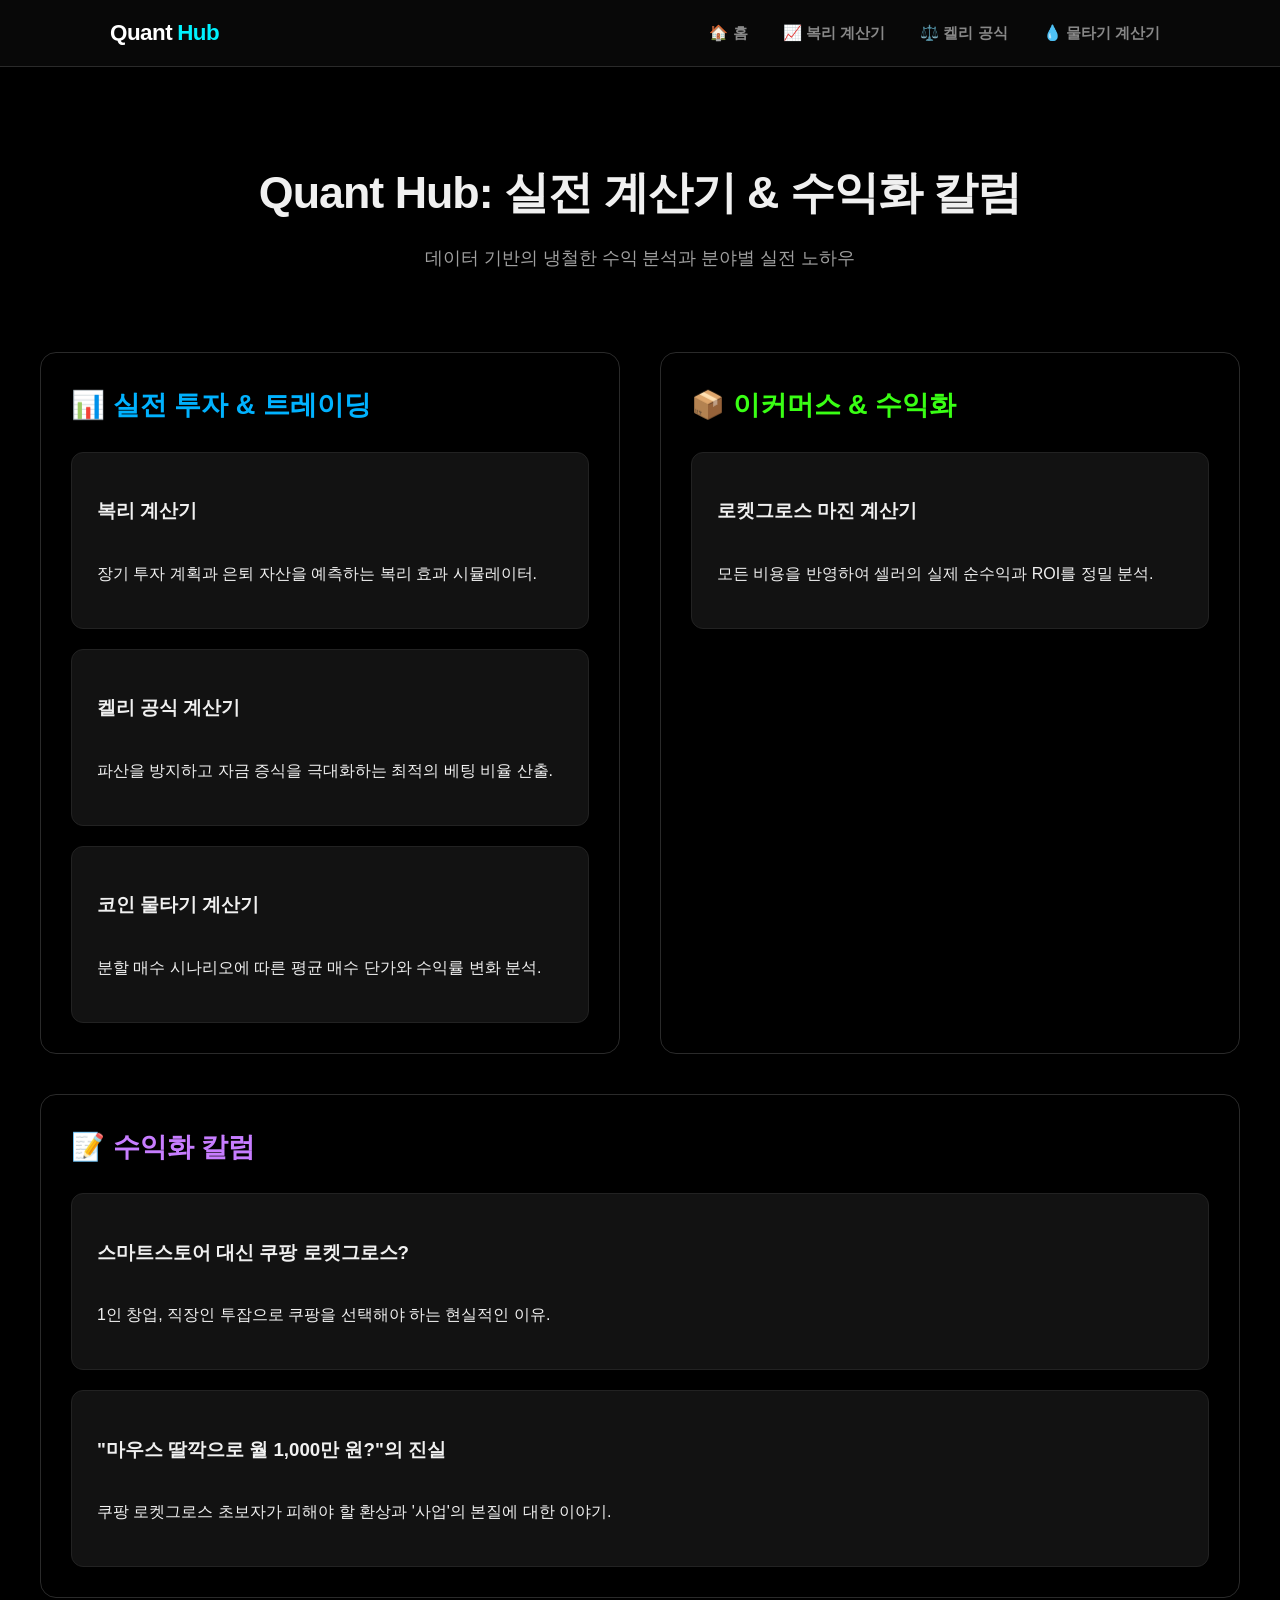
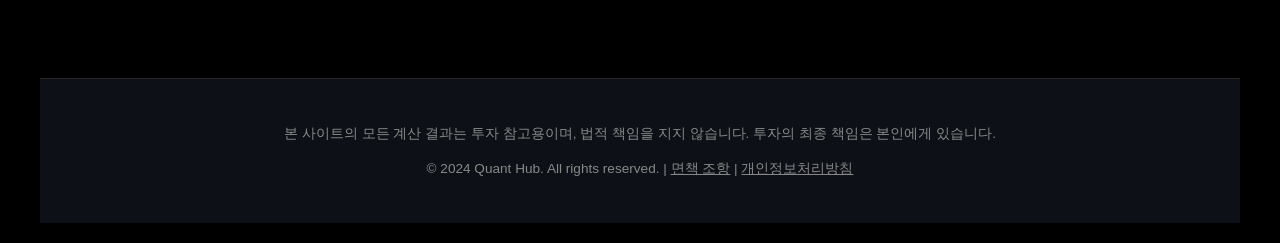
<file: index.html>
<!DOCTYPE html>
<html lang="ko">
<head>
    <meta charset="UTF-8">
    <meta name="viewport" content="width=device-width, initial-scale=1.0">
    <title>Quant Hub: 실전 계산기 & 수익화 칼럼</title>
    <meta name="description" content="데이터 기반의 냉철한 수익 분석과 분야별 실전 노하우. 투자, 이커머스, 수익화 전문가를 위한 필수 도구와 팁.">
    <meta name="keywords" content="Quant Hub, 퀀트허브, 수익 계산기, 투자 도구, 커머스 도구, 애드센스, 블로그, 재테크, 마진 계산, 평단가 계산, 켈리 공식, 복리 계산">
    <script async src="https://pagead2.googlesyndication.com/pagead/js/adsbygoogle.js?client=ca-pub-9707678635895853"
     crossorigin="anonymous"></script>
    
    <style>
        :root {
            --bg-color: #000000;
            --card-bg: #121212;
            --text-main: #f0f0f0;
            --text-dim: #a0a0a0;
            --border-color: #2a2a2a;
            --neon-blue: #00B2FF;
            --neon-green: #39ff14;
            --neon-purple: #c77dff; /* 칼럼 색상 */
        }

        body {
            background-color: var(--bg-color);
            color: var(--text-main);
            font-family: -apple-system, BlinkMacSystemFont, "Segoe UI", Roboto, "Helvetica Neue", Arial, sans-serif;
            margin: 0;
            padding: 0;
            line-height: 1.6;
        }

        .container {
            max-width: 1200px;
            margin: 0 auto;
            padding: 20px;
        }

        .main-title-header {
            text-align: center;
            padding: 70px 20px 80px;
        }

        h1 {
            font-size: 2.8rem;
            font-weight: 800;
            margin: 0 0 15px 0;
            letter-spacing: -1px;
        }

        .main-title-header p {
            font-size: 1.1rem;
            color: var(--text-dim);
            max-width: 650px;
            margin: 0 auto;
        }

        .main-content {
            display: grid;
            grid-template-columns: 1fr 1fr;
            gap: 40px;
        }

        .section {
            background: transparent;
            border: 1px solid var(--border-color);
            border-radius: 16px;
            padding: 30px;
        }
        
        .section-title {
            font-size: 1.7rem;
            font-weight: 700;
            margin: 0 0 25px 0;
            display: flex;
            align-items: center;
        }
        
        .section-title.invest { color: var(--neon-blue); }
        .section-title.commerce { color: var(--neon-green); }
        .section-title.column { color: var(--neon-purple); }

        .tool-grid {
            display: grid;
            gap: 20px;
        }

        .tool-card {
            background-color: var(--card-bg);
            border: 1px solid #222;
            border-radius: 12px;
            padding: 25px;
            text-decoration: none;
            color: var(--text-main);
            transition: transform 0.2s ease, box-shadow 0.2s ease, border-color 0.2s ease;
            display: flex;
            flex-direction: column;
        }
        
        .invest .tool-card:hover {
            transform: translateY(-5px);
            border-color: var(--neon-blue);
            box-shadow: 0 6px 25px rgba(0, 178, 255, 0.15);
        }

        .commerce .tool-card:hover {
            transform: translateY(-5px);
            border-color: var(--neon-green);
            box-shadow: 0 6px 25px rgba(57, 255, 20, 0.15);
        }

        .column .tool-card:hover {
            transform: translateY(-5px);
            border-color: var(--neon-purple);
            box-shadow: 0 6px 25px rgba(199, 125, 255, 0.15);
        }

        .column-section {
            margin-top: 40px;
        }

        @media (max-width: 768px) {
            h1 { font-size: 2rem; }
            .main-title-header { padding: 50px 20px 60px; }
            .main-content {
                grid-template-columns: 1fr;
            }
        }
    </style>
</head>
<body>
<style>
    .gnb-header { background: rgba(10, 10, 10, 0.85); backdrop-filter: blur(10px); position: -webkit-sticky; position: sticky; top: 0; z-index: 9999; border-bottom: 1px solid #2a2a2a; width: 100%; font-family: "Pretendard", sans-serif; }
    .gnb-container { max-width: 1100px; margin: 0 auto; display: flex; justify-content: space-between; align-items: center; padding: 15px 20px; box-sizing: border-box; }
    .gnb-logo { font-size: 1.4rem; font-weight: 900; color: #ffffff; text-decoration: none; letter-spacing: -0.5px; display: flex; align-items: center; gap: 5px; }
    .gnb-logo span { color: #00f2ff; }
    .gnb-nav-list { display: flex; gap: 15px; list-style: none; margin: 0; padding: 0; }
    .gnb-nav-list a { display: block; padding: 6px 10px; color: #888888; text-decoration: none; font-size: 0.95rem; font-weight: 700; transition: all 0.2s ease; border-radius: 6px; }
    .gnb-nav-list a:hover { color: #00f2ff; background: rgba(0, 242, 255, 0.1); }
    @media (max-width: 768px) {
        .gnb-container { flex-direction: column; gap: 15px; padding: 15px; }
        .gnb-nav-list { gap: 5px; justify-content: center; width: 100%; flex-wrap: wrap; }
        .gnb-nav-list a { font-size: 0.9rem; padding: 8px 12px; }
    }
</style>
<header class="gnb-header">
    <div class="gnb-container">
        <a href="index.html" class="gnb-logo">Quant <span>Hub</span></a>
        <nav>
            <ul class="gnb-nav-list">
                <li><a href="index.html">🏠 홈</a></li>
                <li><a href="reality-calc.html">📈 복리 계산기</a></li>
                <li><a href="kelly-calc.html">⚖️ 켈리 공식</a></li>
                <li><a href="coin-calc.html">💧 물타기 계산기</a></li>
            </ul>
        </nav>
    </div>
</header>
    <div class="container">
        <header class="main-title-header">
            <h1>Quant Hub: 실전 계산기 & 수익화 칼럼</h1>
            <p>데이터 기반의 냉철한 수익 분석과 분야별 실전 노하우</p>
        </header>

        <main class="main-content">
            <section class="section invest">
                <h2 class="section-title invest">📊 실전 투자 & 트레이딩</h2>
                <div class="tool-grid">
                    <a href="./reality-calc.html" class="tool-card">
                        <h3>복리 계산기</h3>
                        <p>장기 투자 계획과 은퇴 자산을 예측하는 복리 효과 시뮬레이터.</p>
                    </a>
                    <a href="./kelly-calc.html" class="tool-card">
                        <h3>켈리 공식 계산기</h3>
                        <p>파산을 방지하고 자금 증식을 극대화하는 최적의 베팅 비율 산출.</p>
                    </a>
                    <a href="./coin-calc.html" class="tool-card">
                        <h3>코인 물타기 계산기</h3>
                        <p>분할 매수 시나리오에 따른 평균 매수 단가와 수익률 변화 분석.</p>
                    </a>
                </div>
            </section>

            <section class="section commerce">
                <h2 class="section-title commerce">📦 이커머스 & 수익화</h2>
                <div class="tool-grid">
                    <a href="./margin-calc.html" class="tool-card">
                        <h3>로켓그로스 마진 계산기</h3>
                        <p>모든 비용을 반영하여 셀러의 실제 순수익과 ROI를 정밀 분석.</p>
                    </a>
                </div>
            </section>
        </main>
        
        <section class="section column column-section">
            <h2 class="section-title column">📝 수익화 칼럼</h2>
            <div class="tool-grid">
                <a href="./coupang-rocket-growth.html" class="tool-card">
                    <h3>스마트스토어 대신 쿠팡 로켓그로스?</h3>
                    <p>1인 창업, 직장인 투잡으로 쿠팡을 선택해야 하는 현실적인 이유.</p>
                </a>
                <a href="./column-rocket-2.html" class="tool-card">
                    <h3>"마우스 딸깍으로 월 1,000만 원?"의 진실</h3>
                    <p>쿠팡 로켓그로스 초보자가 피해야 할 환상과 '사업'의 본질에 대한 이야기.</p>
                </a>
            </div>
        </section>

        <footer style="text-align: center; color: #888; margin-top: 80px; padding: 30px 20px; font-size: 0.85rem; border-top: 1px solid #2a2a2a; background-color: #0d1117;">
            <p>본 사이트의 모든 계산 결과는 투자 참고용이며, 법적 책임을 지지 않습니다. 투자의 최종 책임은 본인에게 있습니다.</p>
            <p>&copy; 2024 Quant Hub. All rights reserved. | <a href="disclaimer.html" style="color: #888; text-decoration: underline;">면책 조항</a> | <a href="privacy.html" style="color: #888; text-decoration: underline;">개인정보처리방침</a></p>
        </footer>
    </div>

</body>
</html>
</file>
